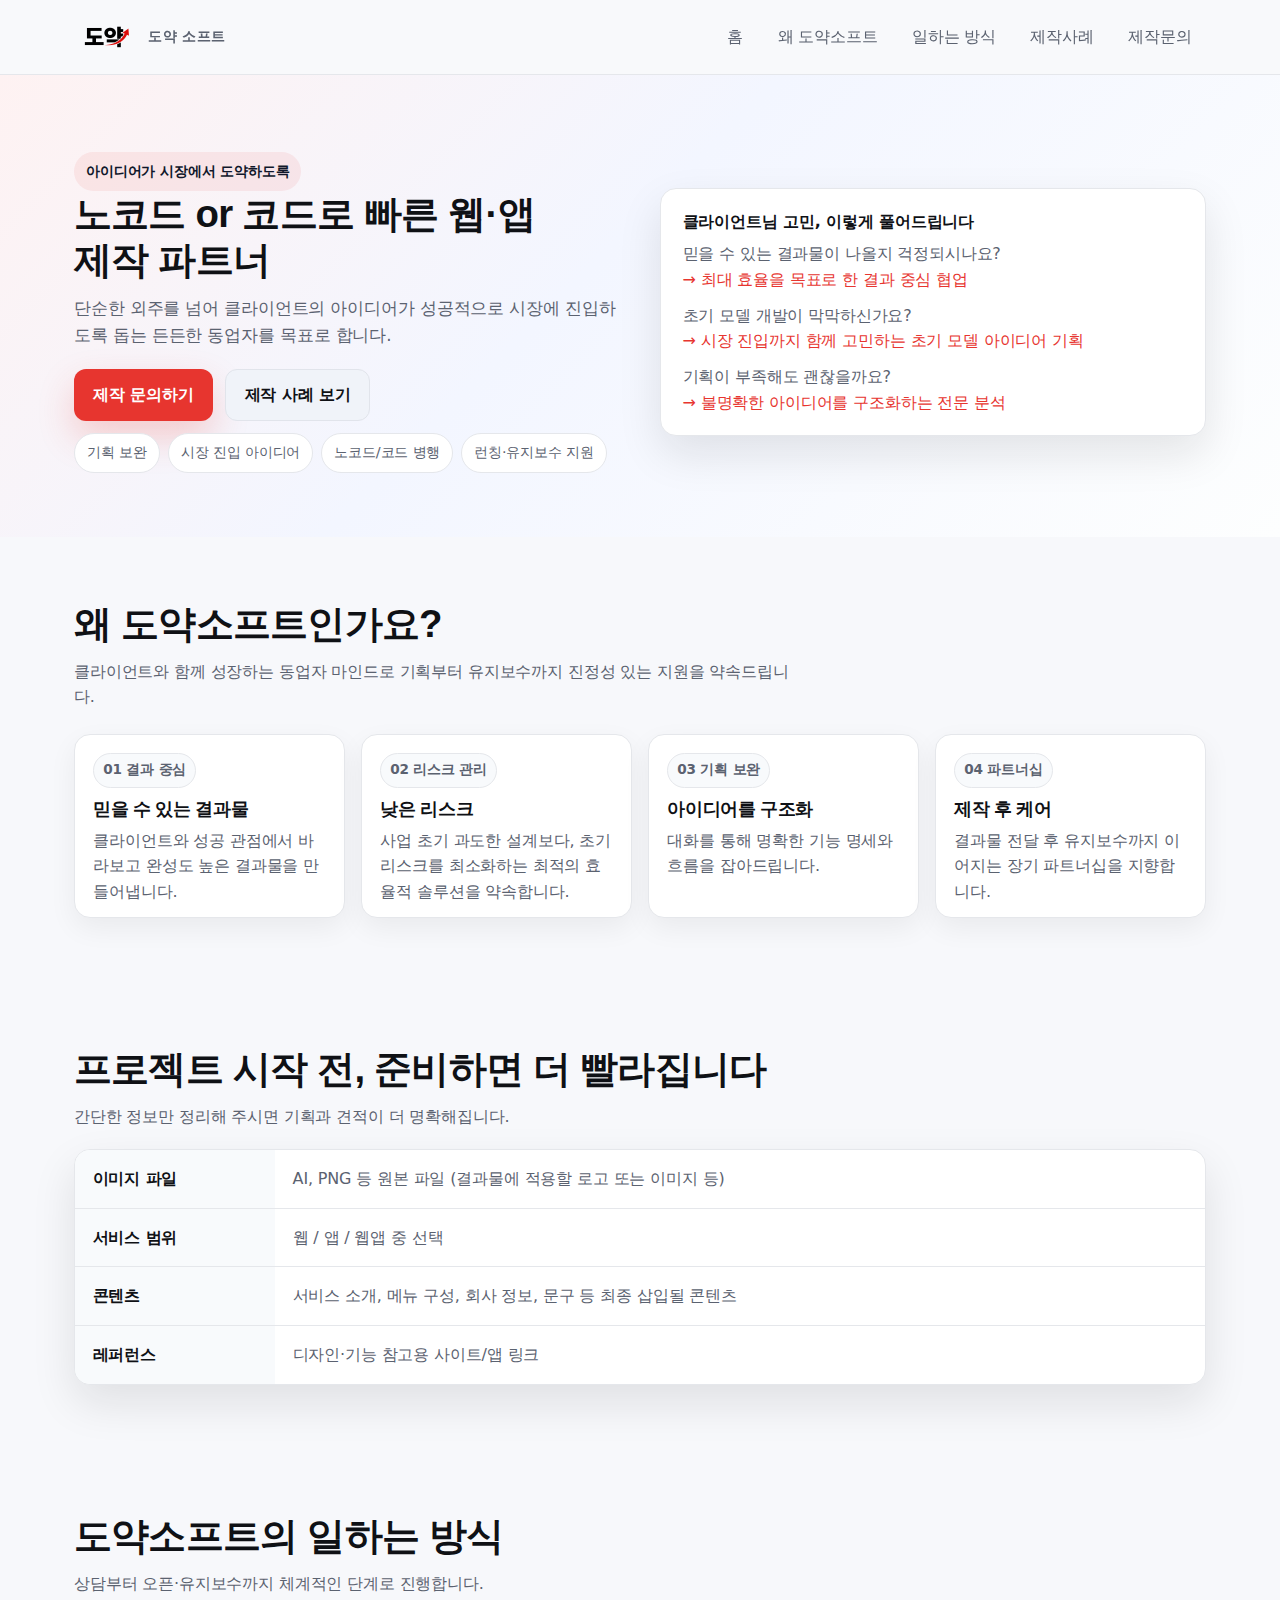
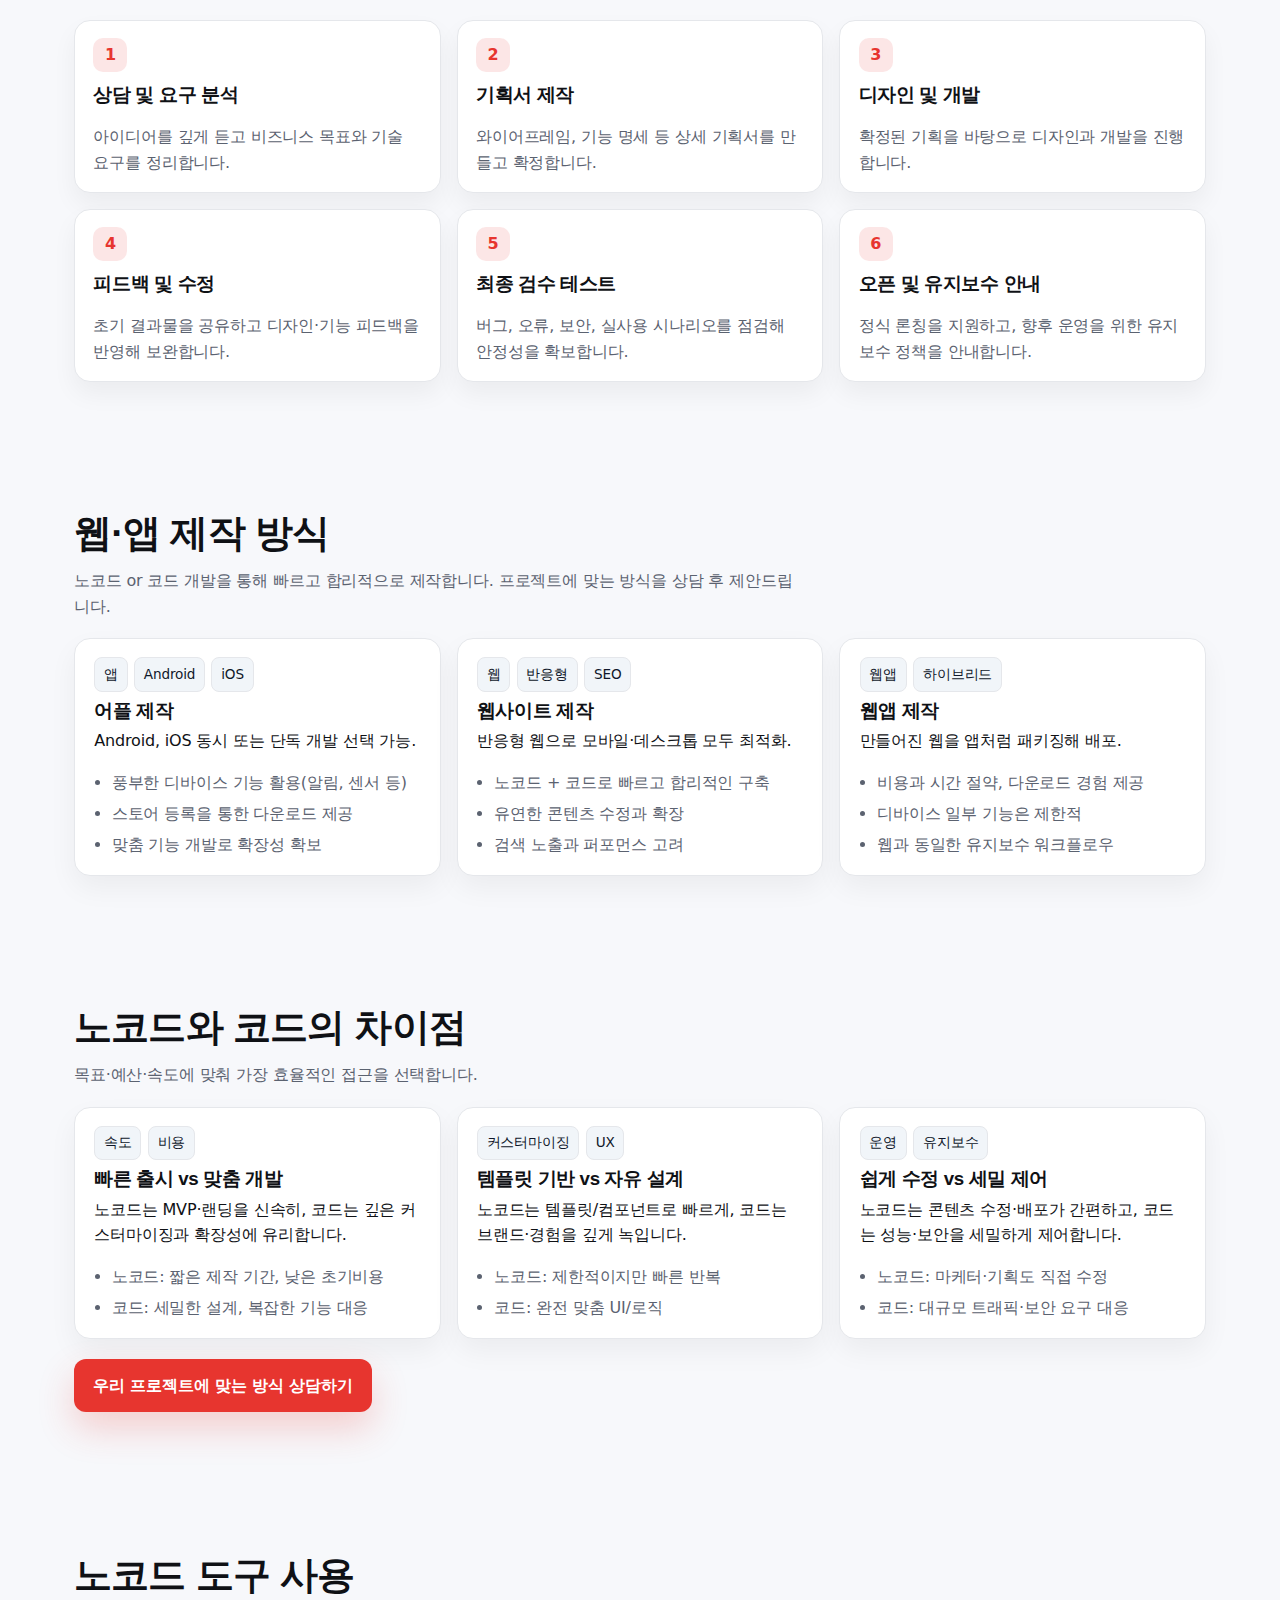
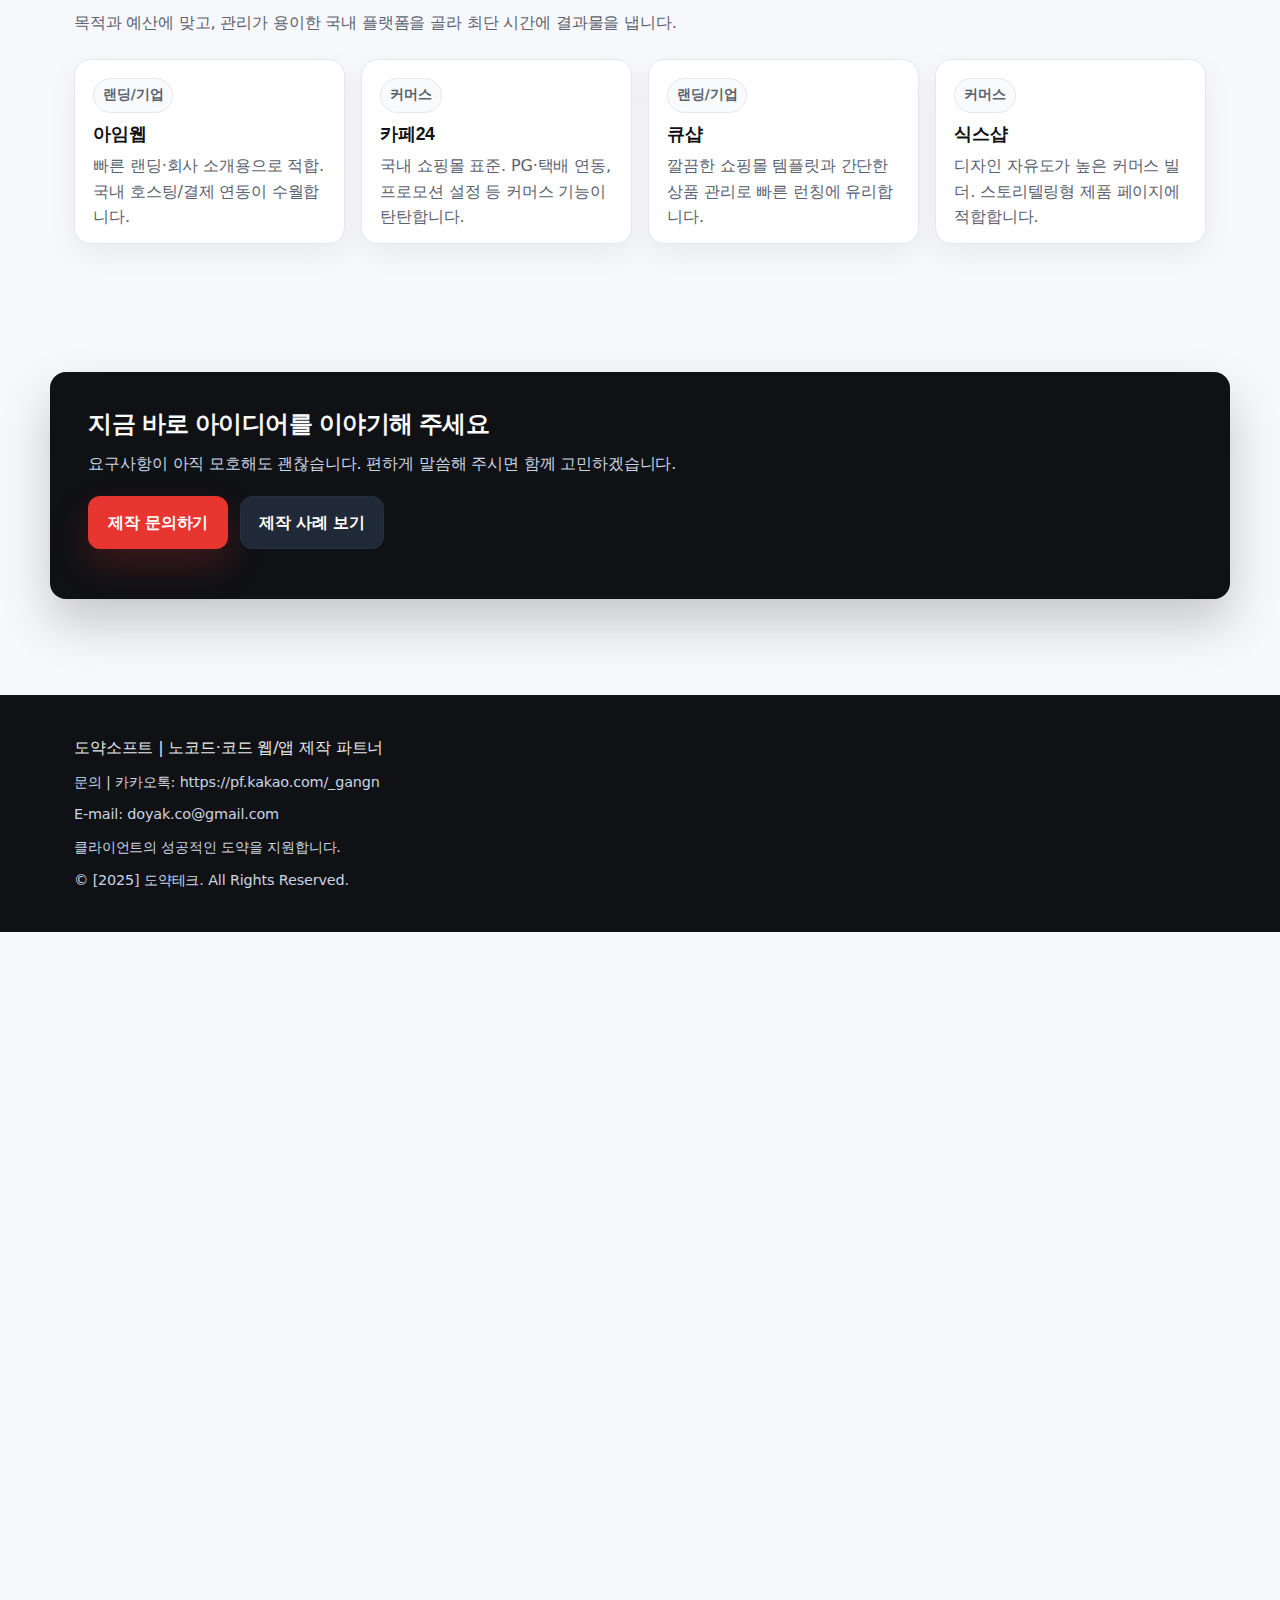
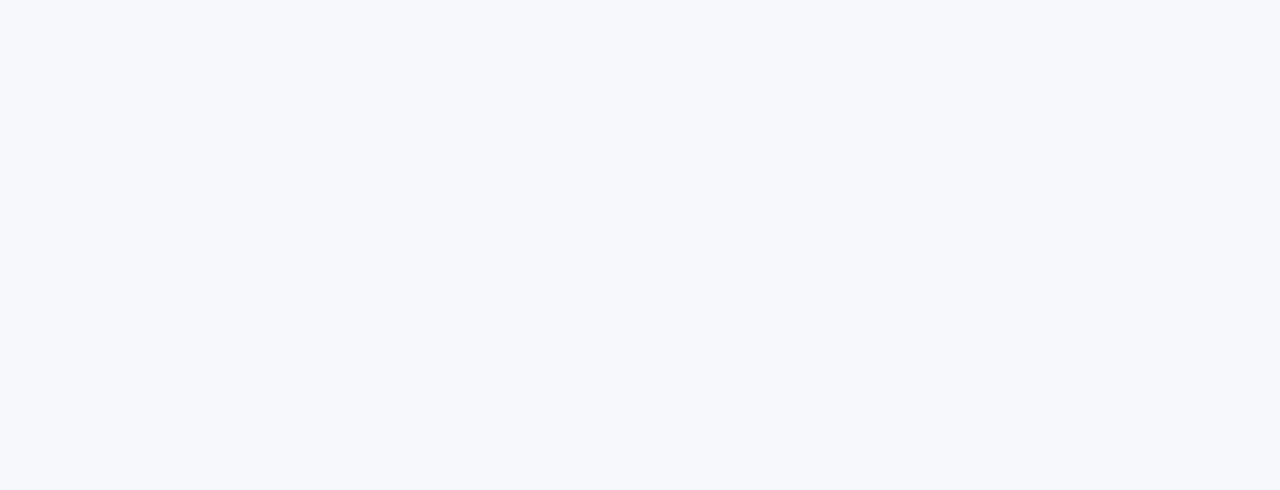
<file: index.html>
<!DOCTYPE html>
<html lang="ko">
<head>
  <meta charset="UTF-8" />
  <meta http-equiv="refresh" content="0; url=home/" />
  <title>Redirecting...</title>
</head>
<body>
  <p>Redirecting to <a href="home/">home/</a></p>
</body>
</html>
</file>
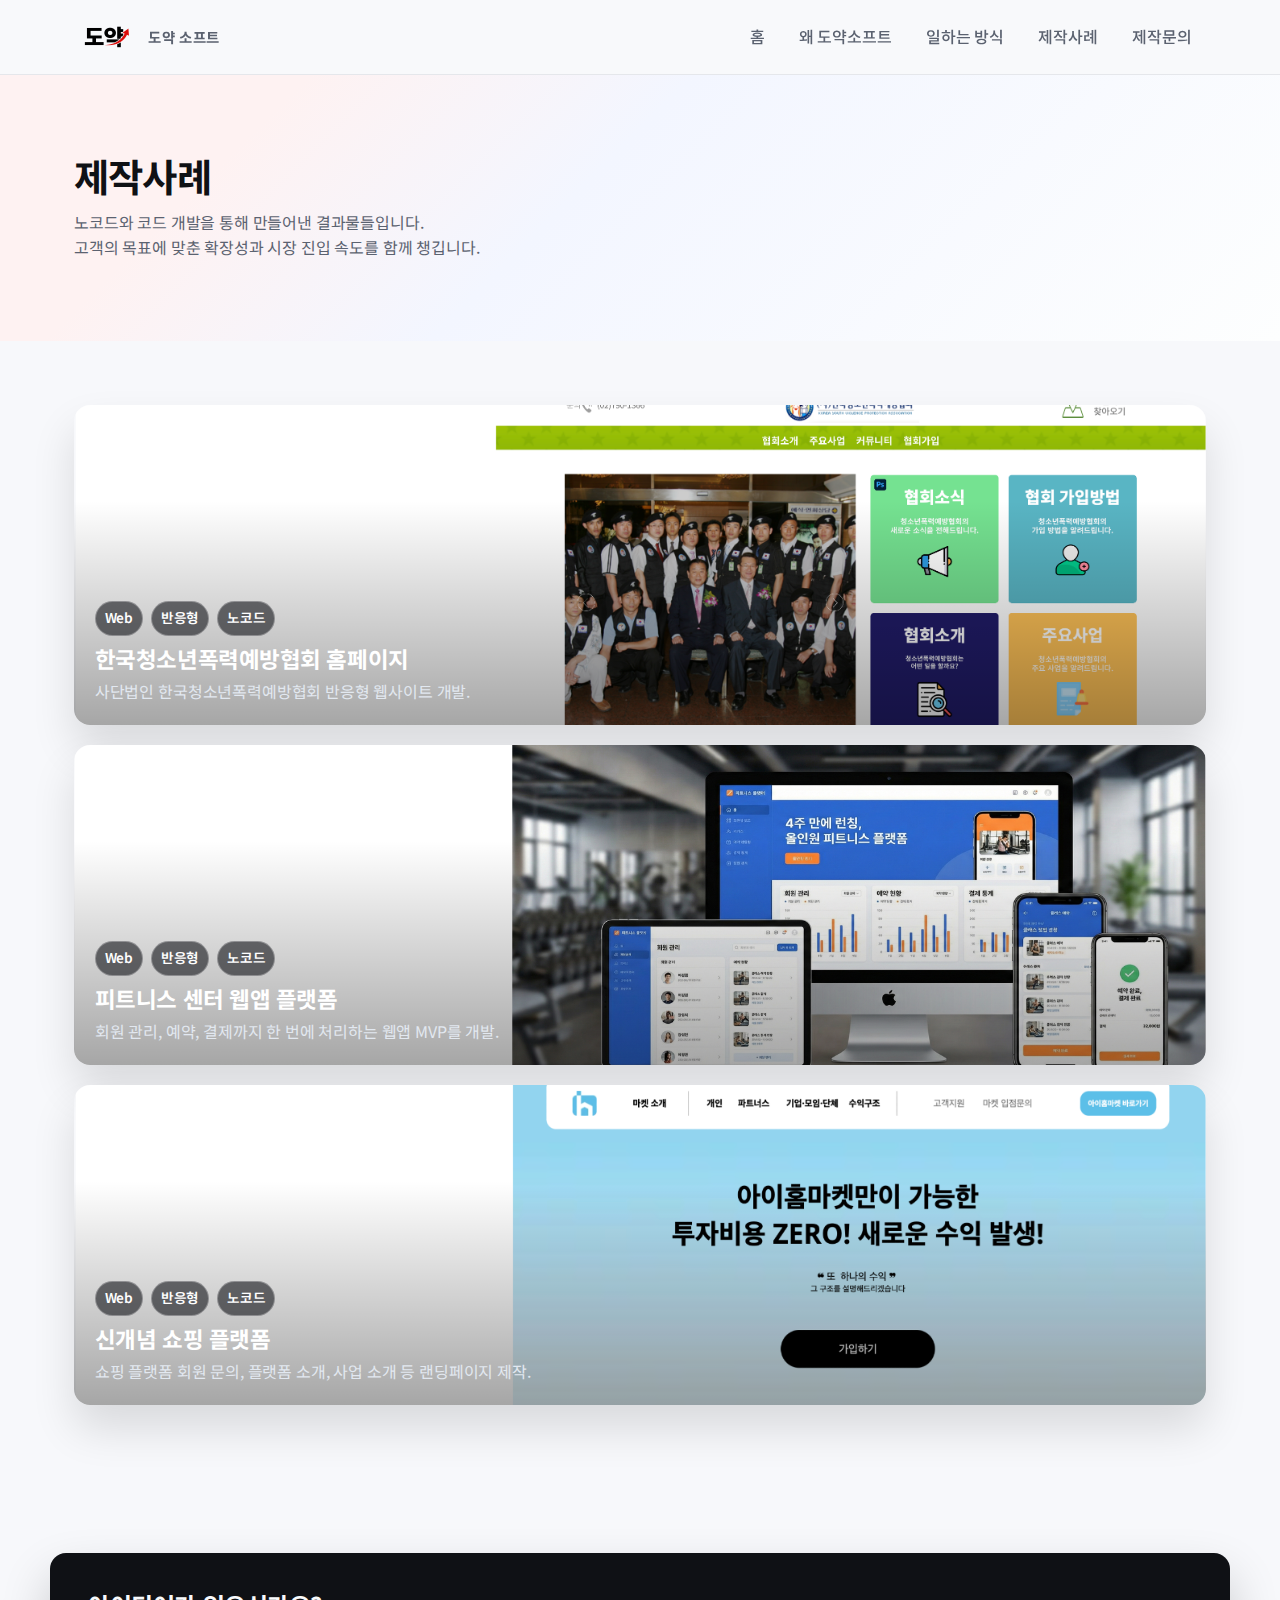
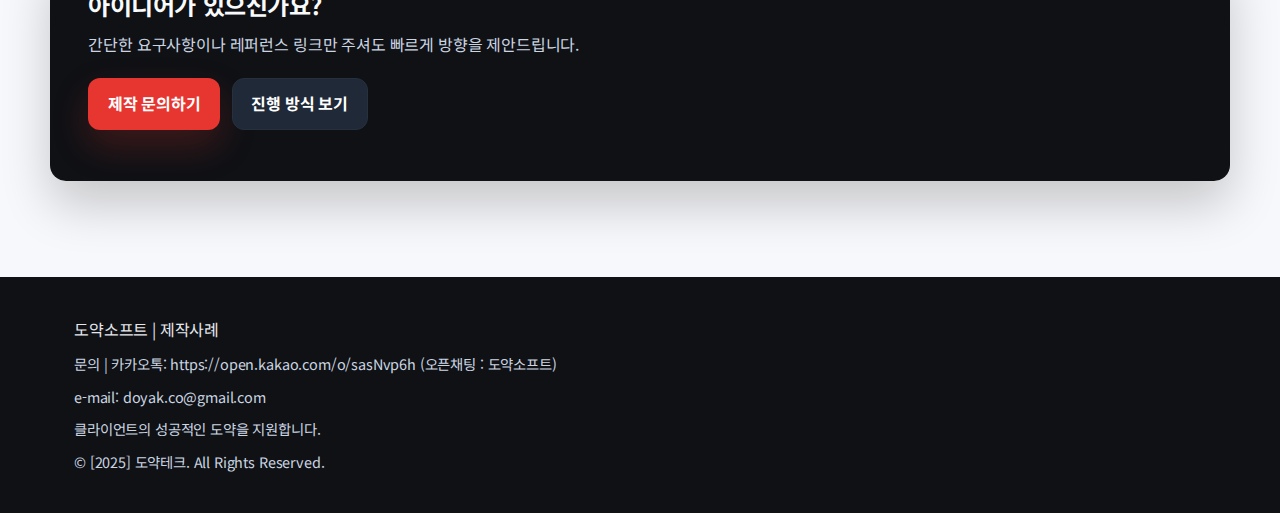
<file: cases/index.html>
<!DOCTYPE html>
<html lang="ko">
<head>
  <meta charset="UTF-8" />
  <meta name="viewport" content="width=device-width, initial-scale=1" />
  <title>도약소프트 제작사례</title>
  <meta name="description" content="도약소프트의 웹·앱 제작 사례를 확인하세요. 노코드와 코드 개발을 병행한 빠르고 단단한 결과물." />
  <meta property="og:title" content="도약소프트 제작사례" />
  <meta property="og:image" content="../assets/origin.png" />
  <link rel="icon" href="../assets/origin.png" />
  <link rel="stylesheet" href="../assets/styles.css" />
  <script src="../assets/main.js" defer></script>
</head>
<body>
  <header class="site-header">
    <div class="container nav-bar">
      <a class="brand" href="../home/">
        <img src="../assets/origin.png" alt="도약소프트 로고" />
        <span>도약 소프트</span>
      </a>
      <button class="nav-toggle" aria-label="메뉴 열기">메뉴</button>
      <nav class="nav-links">
        <a href="../home/">홈</a>
        <a href="../home/#why">왜 도약소프트</a>
        <a href="../home/#process">일하는 방식</a>
        <a href="./">제작사례</a>
        <a href="../contact/">제작문의</a>
      </nav>
    </div>
  </header>

  <main>
    <section class="case-hero">
      <div class="container">
        <h1 class="section-title">제작사례</h1>
        <p class="section-lead">노코드와 코드 개발을 통해 만들어낸 결과물들입니다.<br>고객의 목표에 맞춘 확장성과 시장 진입 속도를 함께 챙깁니다.</p>
      </div>
    </section>

    <section class="section">
      <div class="container">
        <div class="case-feature" style="--case-image: url('../assets/cases2.png')">
          <div class="case-overlay">
            <div class="meta-row"><span class="badge">Web</span><span class="badge">반응형</span><span class="badge">노코드</span></div>
            <h3>한국청소년폭력예방협회 홈페이지</h3>
            <p>사단법인 한국청소년폭력예방협회 반응형 웹사이트 개발.</p>
          </div>
        </div>
        <div class="case-feature" style="--case-image: url('../assets/cases1.png')">
          <div class="case-overlay">
            <div class="meta-row"><span class="badge">Web</span><span class="badge">반응형</span><span class="badge">노코드</span></div>
            <h3>피트니스 센터 웹앱 플랫폼</h3>
            <p>회원 관리, 예약, 결제까지 한 번에 처리하는 웹앱 MVP를 개발.</p>
          </div>
        </div>
        <div class="case-feature" style="--case-image: url('../assets/cases3.png')">
          <div class="case-overlay">
            <div class="meta-row"><span class="badge">Web</span><span class="badge">반응형</span><span class="badge">노코드</span></div>
            <h3>신개념 쇼핑 플랫폼</h3>
            <p>쇼핑 플랫폼 회원 문의, 플랫폼 소개, 사업 소개 등 랜딩페이지 제작.</p>
          </div>
        </div>
      </div>
    </section>

    <section class="section">
      <div class="container highlight">
        <div>
          <h2>아이디어가 있으신가요?</h2>
          <p>간단한 요구사항이나 레퍼런스 링크만 주셔도 빠르게 방향을 제안드립니다.</p>
          <div class="cta-buttons">
            <a class="btn-primary" href="../contact/">제작 문의하기</a>
            <a class="btn-ghost" href="../home/#process">진행 방식 보기</a>
          </div>
        </div>
      </div>
    </section>
  </main>

  <footer class="site-footer">
    <div class="container">
      <div>도약소프트 | 제작사례</div>
      <div class="small">문의 | 카카오톡: https://open.kakao.com/o/sasNvp6h (오픈채팅 : 도약소프트)</div>
      <div class="small">e-mail: doyak.co@gmail.com</div>
      <div class="small">클라이언트의 성공적인 도약을 지원합니다.</div>
      <div class="small">© [2025] 도약테크. All Rights Reserved.</div>
    </div>
  </footer>
</body>
</html>
</file>
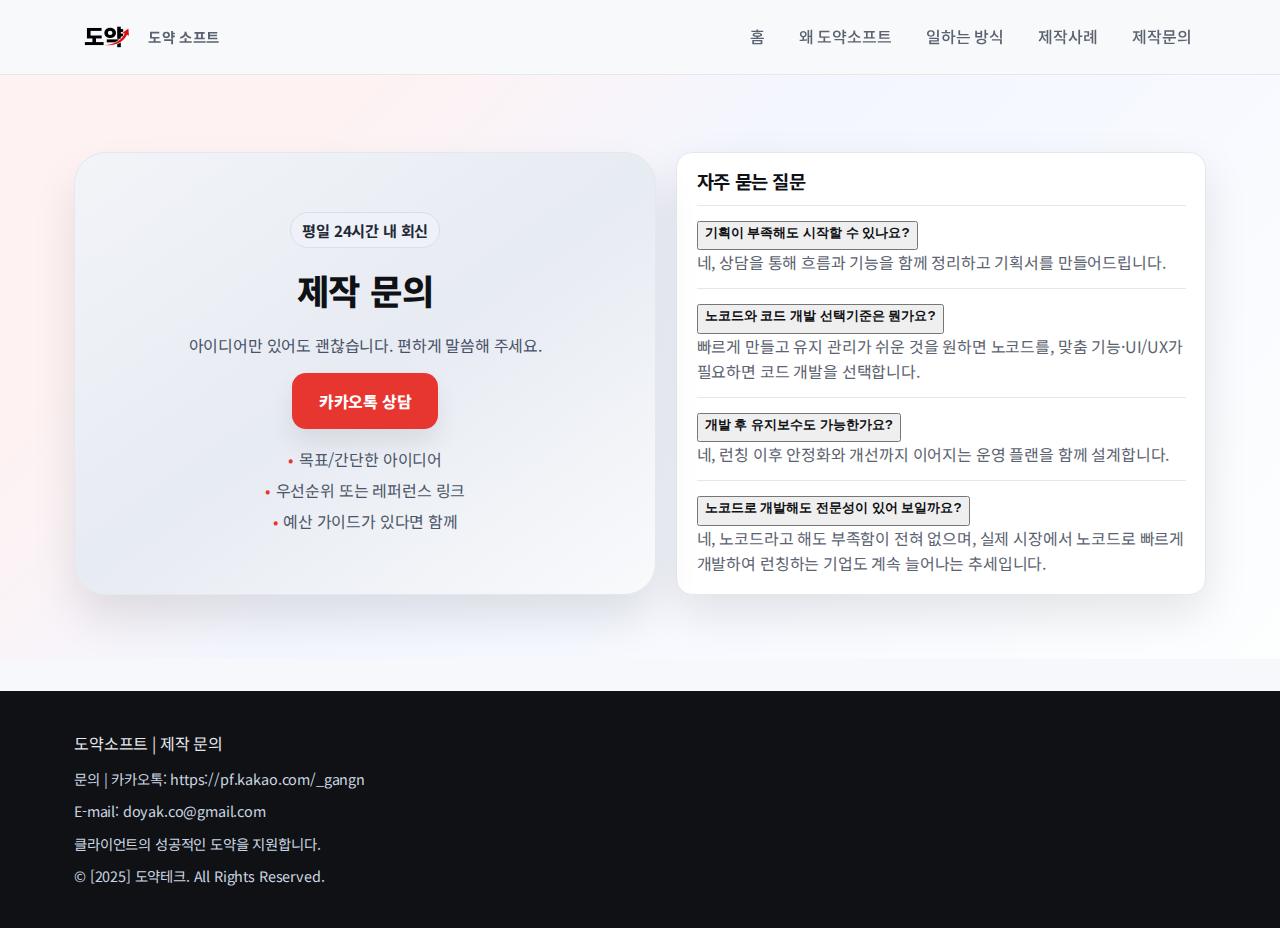
<file: contact/index.html>
<!DOCTYPE html>
<html lang="ko">
<head>
  <meta charset="UTF-8" />
  <meta name="viewport" content="width=device-width, initial-scale=1" />
  <title>도약소프트 제작 문의</title>
  <meta name="description" content="도약소프트에 웹/앱 제작을 문의하세요. 메일과 카카오톡으로 빠르게 상담드립니다." />
  <meta property="og:title" content="도약소프트 제작 문의" />
  <meta property="og:image" content="../assets/origin.png" />
  <link rel="icon" href="../assets/origin.png" />
  <link rel="stylesheet" href="../assets/styles.css" />
  <script src="../assets/main.js" defer></script>
</head>
<body>
  <header class="site-header">
    <div class="container nav-bar">
      <a class="brand" href="../home/">
        <img src="../assets/origin.png" alt="도약소프트 로고" />
        <span>도약 소프트</span>
      </a>
      <button class="nav-toggle" aria-label="메뉴 열기">메뉴</button>
      <nav class="nav-links">
        <a href="../home/">홈</a>
        <a href="../home/#why">왜 도약소프트</a>
        <a href="../home/#process">일하는 방식</a>
        <a href="../cases/">제작사례</a>
        <a href="./">제작문의</a>
      </nav>
    </div>
  </header>

  <main>
    <section class="contact-hero">
      <div class="container contact-hero-grid">
        <div class="contact-cta-panel">
          <div class="cta-panel-inner">
            <span class="cta-badge">평일 24시간 내 회신</span>
            <p class="cta-label">제작 문의</p>
            <p class="cta-sub">아이디어만 있어도 괜찮습니다. 편하게 말씀해 주세요.</p>
            <div class="cta-btn-row">
              <a class="cta-chat-btn primary" href="https://pf.kakao.com/_gangn" target="_blank" rel="noreferrer noopener">카카오톡 상담</a>
            </div>
            <ul class="cta-checklist">
              <li>목표/간단한 아이디어</li>
              <li>우선순위 또는 레퍼런스 링크</li>
              <li>예산 가이드가 있다면 함께</li>
            </ul>
          </div>
        </div>
        <div class="contact-side single">
          <div class="contact-card">
            <h3>자주 묻는 질문</h3>
            <div class="faq">
              <div class="faq-item">
                <button class="faq-toggle" type="button">
                  <strong>기획이 부족해도 시작할 수 있나요?</strong>
                  <span class="faq-icon" aria-hidden="true"></span>
                </button>
                <div class="faq-panel">
                  <p>네, 상담을 통해 흐름과 기능을 함께 정리하고 기획서를 만들어드립니다.</p>
                </div>
              </div>
              <div class="faq-item">
                <button class="faq-toggle" type="button">
                  <strong>노코드와 코드 개발 선택기준은 뭔가요?</strong>
                  <span class="faq-icon" aria-hidden="true"></span>
                </button>
                <div class="faq-panel">
                  <p>빠르게 만들고 유지 관리가 쉬운 것을 원하면 노코드를, 맞춤 기능·UI/UX가 필요하면 코드 개발을 선택합니다.</p>
                </div>
              </div>
              <div class="faq-item">
                <button class="faq-toggle" type="button">
                  <strong>개발 후 유지보수도 가능한가요?</strong>
                  <span class="faq-icon" aria-hidden="true"></span>
                </button>
                <div class="faq-panel">
                  <p>네, 런칭 이후 안정화와 개선까지 이어지는 운영 플랜을 함께 설계합니다.</p>
                </div>
              </div>
              <div class="faq-item">
                <button class="faq-toggle" type="button">
                  <strong>노코드로 개발해도 전문성이 있어 보일까요?</strong>
                  <span class="faq-icon" aria-hidden="true"></span>
                </button>
                <div class="faq-panel">
                  <p>네, 노코드라고 해도 부족함이 전혀 없으며, 실제 시장에서 노코드로 빠르게 개발하여 런칭하는 기업도 계속 늘어나는 추세입니다.</p>
                </div>
              </div>
            </div>
          </div>
        </div>
      </div>
    </section>
  </main>

  <footer class="site-footer">
    <div class="container">
      <div>도약소프트 | 제작 문의</div>
      <div class="small">문의 | 카카오톡: https://pf.kakao.com/_gangn</div>
      <div class="small">E-mail: doyak.co@gmail.com</div>
      <div class="small">클라이언트의 성공적인 도약을 지원합니다.</div>
      <div class="small">© [2025] 도약테크. All Rights Reserved.</div>
    </div>
  </footer>
</body>
</html>
</file>
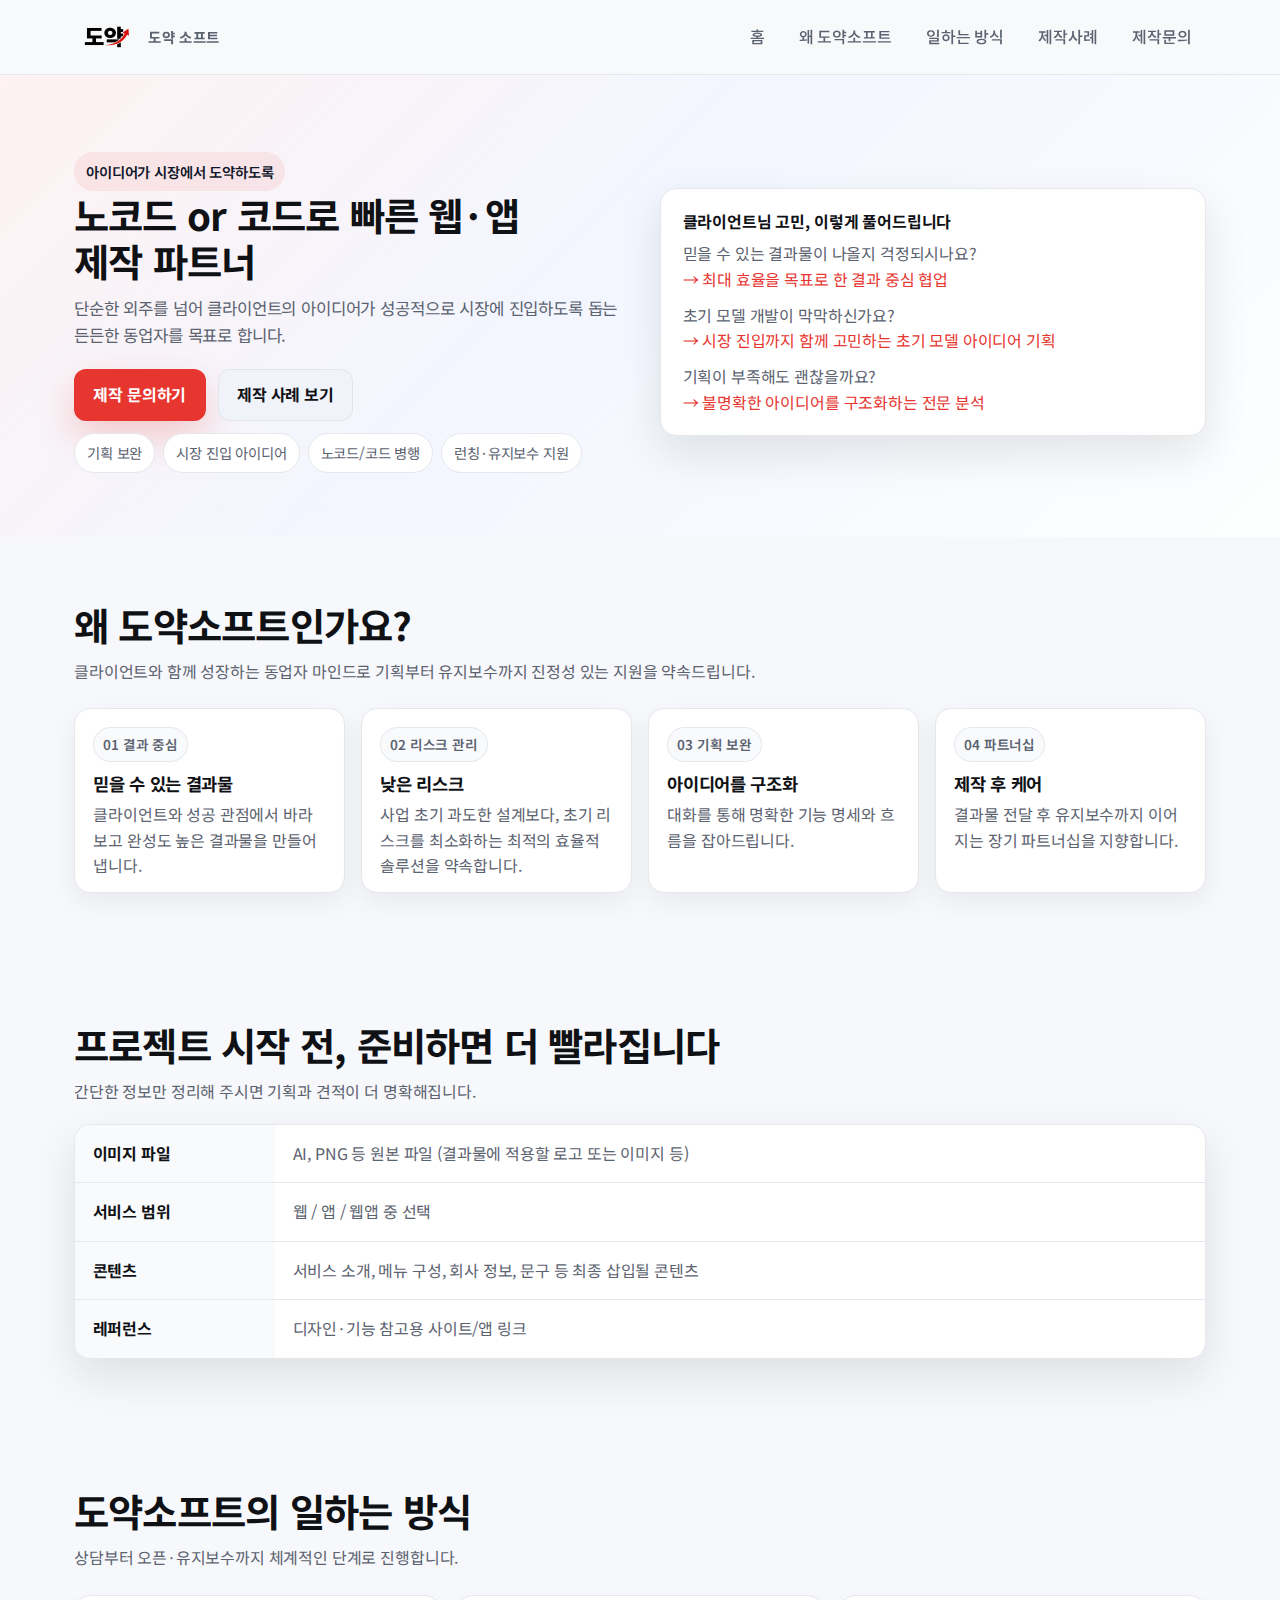
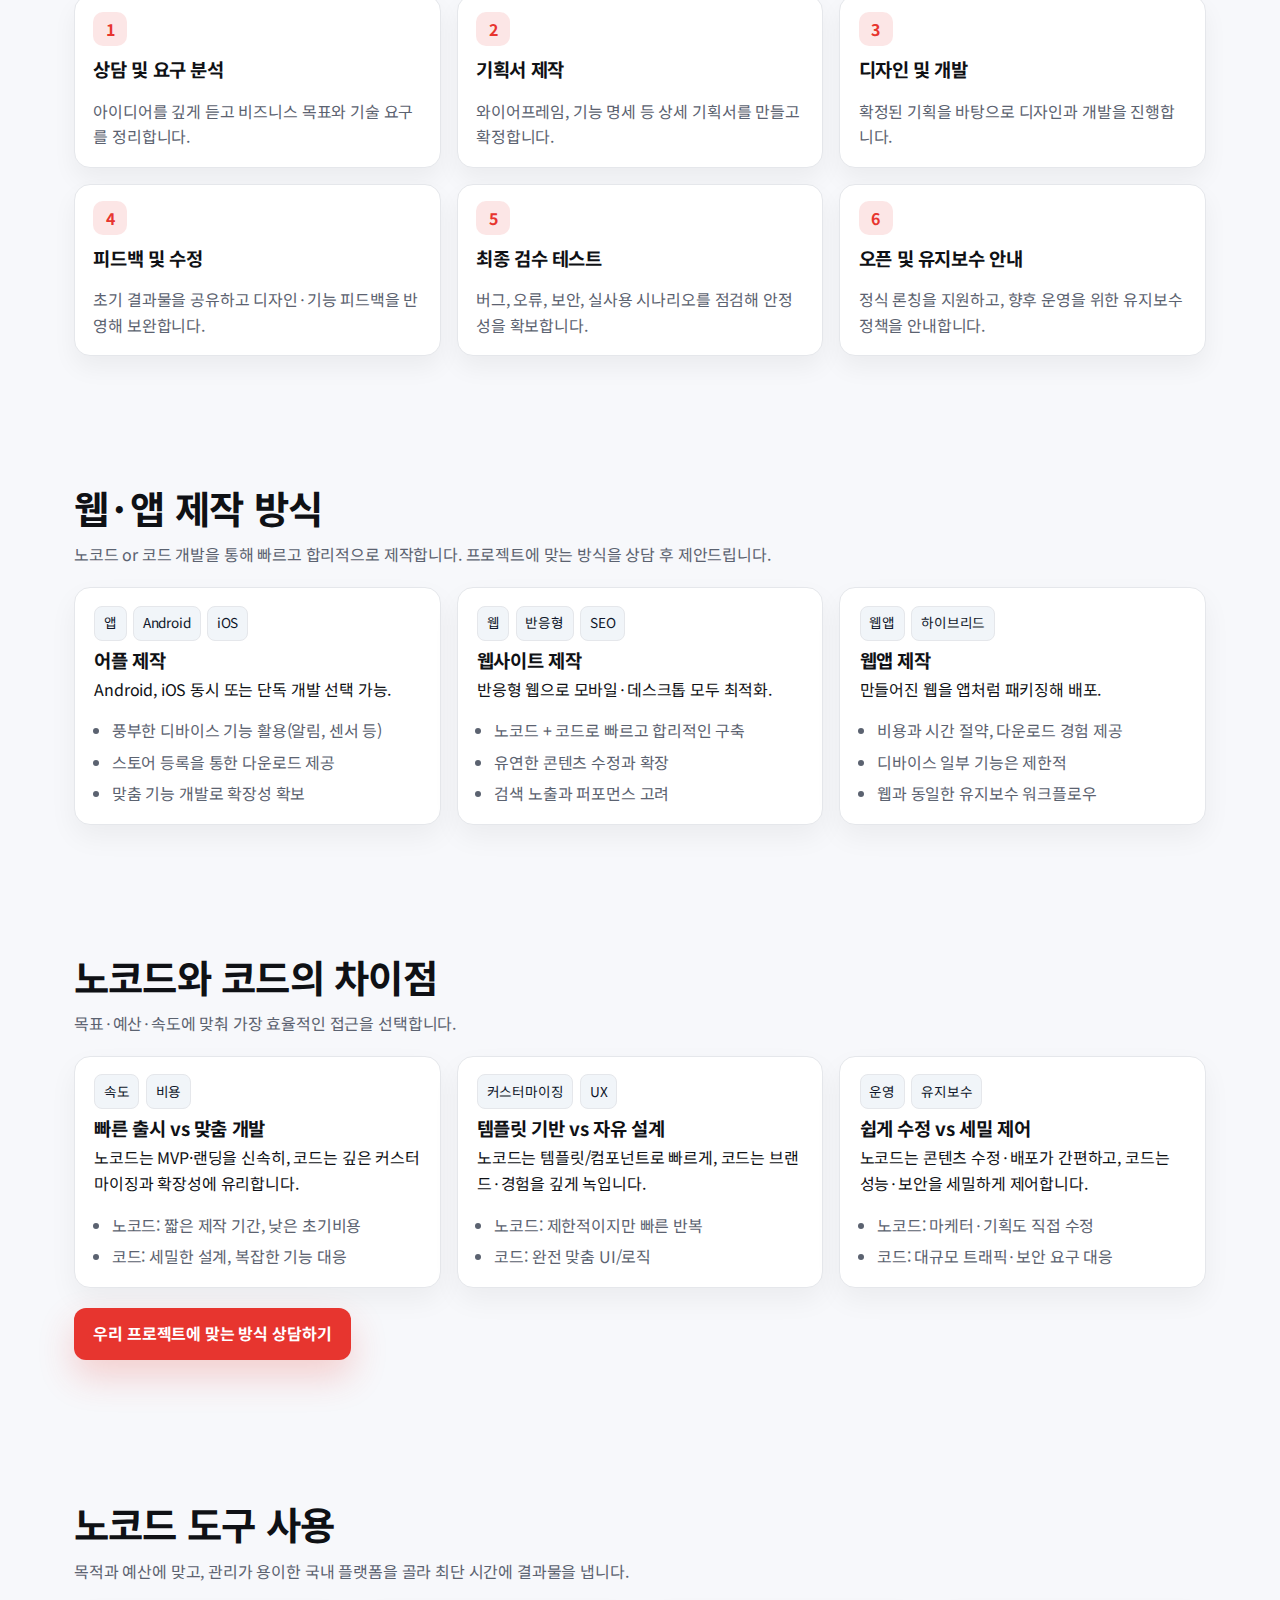
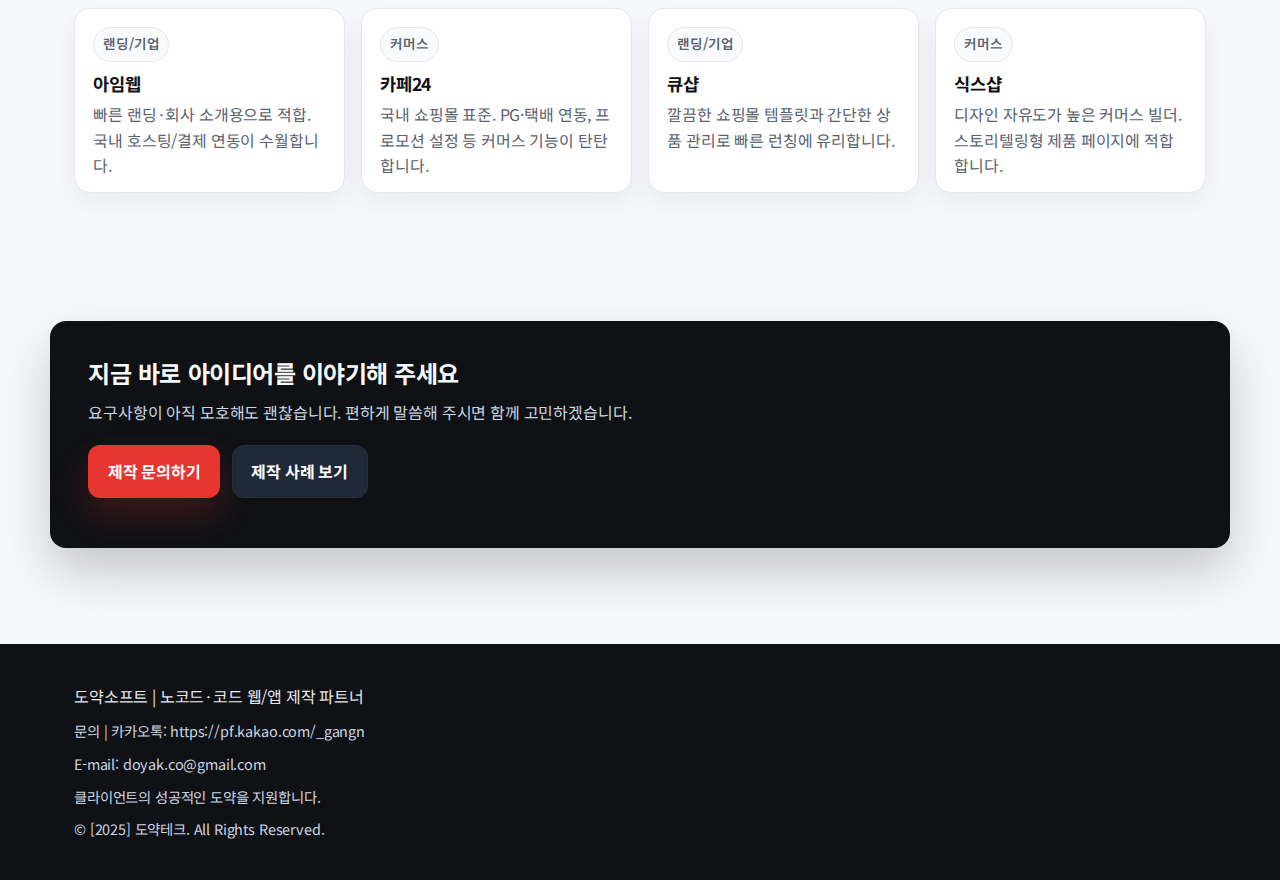
<file: home/index.html>
<!DOCTYPE html>
<html lang="ko">
<head>
  <meta charset="UTF-8" />
  <meta name="viewport" content="width=device-width, initial-scale=1" />
  <title>도약소프트 | 노코드·코드 웹/앱 제작 파트너</title>
  <meta name="description" content="노코드와 코드 개발을 병행해 빠르고 단단하게 만드는 웹/앱 제작 파트너, 도약소프트. 상담-기획-디자인-개발-테스트-오픈-유지보수까지 함께합니다." />
  <meta property="og:title" content="도약소프트 | 웹/앱 제작" />
  <meta property="og:description" content="아이디어가 시장에서 도약하도록 돕는 제작 파트너" />
  <meta property="og:image" content="../assets/origin.png" />
  <link rel="icon" href="../assets/origin.png" />
  <link rel="stylesheet" href="../assets/styles.css" />
  <script src="../assets/main.js" defer></script>
</head>
<body>
  <header class="site-header">
    <div class="container nav-bar">
      <a class="brand" href="./">
        <img src="../assets/origin.png" alt="도약소프트 로고" />
        <span>도약 소프트</span>
      </a>
      <button class="nav-toggle" aria-label="메뉴 열기">메뉴</button>
      <nav class="nav-links">
        <a href="./">홈</a>
        <a href="#why">왜 도약소프트</a>
        <a href="#process">일하는 방식</a>
        <a href="../cases/">제작사례</a>
        <a href="../contact/">제작문의</a>
      </nav>
    </div>
  </header>

  <main>
    <section class="hero" id="about">
      <div class="container hero-grid">
        <div class="hero-copy">
          <span class="eyebrow">아이디어가 시장에서 도약하도록</span>
          <h1>노코드 or 코드로 빠른 웹·앱<br> 제작 파트너</h1>
          <p class="lead">단순한 외주를 넘어 클라이언트의 아이디어가 성공적으로 시장에 진입하도록 돕는 든든한 동업자를 목표로 합니다.</p>
          <div class="cta-buttons">
            <a class="btn-primary" href="../contact/">제작 문의하기</a>
            <a class="btn-ghost" href="../cases/">제작 사례 보기</a>
          </div>
          <div class="pills">
            <span class="pill">기획 보완</span>
            <span class="pill">시장 진입 아이디어</span>
            <span class="pill">노코드/코드 병행</span>
            <span class="pill">런칭·유지보수 지원</span>
          </div>
        </div>
        <div class="panel">
          <div class="mini-title">클라이언트님 고민, 이렇게 풀어드립니다</div>
          <ul>
            <li>믿을 수 있는 결과물이 나올지 걱정되시나요? <br><span class="arrow-note">→ 최대 효율을 목표로 한 결과 중심 협업</span></li>
            <li>초기 모델 개발이 막막하신가요? <br><span class="arrow-note">→ 시장 진입까지 함께 고민하는 초기 모델 아이디어 기획</span></li>
            <li>기획이 부족해도 괜찮을까요? <br><span class="arrow-note">→ 불명확한 아이디어를 구조화하는 전문 분석</span></li>
          </ul>
        </div>
      </div>
    </section>

    <section class="section" id="why">
      <div class="container">
        <h2 class="section-title">왜 도약소프트인가요?</h2>
        <p class="section-lead">클라이언트와 함께 성장하는 동업자 마인드로 기획부터 유지보수까지 진정성 있는 지원을 약속드립니다.</p>
        <div class="card-grid">
          <div class="card">
            <span class="badge">01 결과 중심</span>
            <h3>믿을 수 있는 결과물</h3>
            <p>클라이언트와 <span class="accent-text">성공 관점</span>에서 바라보고 <span class="accent-text">완성도 높은 결과물</span>을 만들어냅니다.</p>
          </div>
          <div class="card">
            <span class="badge">02 리스크 관리</span>
            <h3>낮은 리스크</h3>
            <p>사업 초기 <span class="accent-text">과도한 설계보다</span>, 초기 리스크를 최소화하는 <span class="accent-text">최적의 효율적 솔루션</span>을 약속합니다.</p>
          </div>
          <div class="card">
            <span class="badge">03 기획 보완</span>
            <h3>아이디어를 구조화</h3>
            <p>대화를 통해 <span class="accent-text">명확한 기능 명세와 흐름</span>을 잡아드립니다.</p>
          </div>
          <div class="card">
            <span class="badge">04 파트너십</span>
            <h3>제작 후 케어</h3>
            <p>결과물 전달 후 <span class="accent-text">유지보수</span>까지 이어지는 <span class="accent-text">장기 파트너십</span>을 지향합니다.</p>
          </div>
        </div>
      </div>
    </section>

    <section class="section" id="prep">
      <div class="container">
        <h2 class="section-title">프로젝트 시작 전, 준비하면 더 빨라집니다</h2>
        <p class="section-lead">간단한 정보만 정리해 주시면 기획과 견적이 더 명확해집니다.</p>
        <div class="table-like">
          <div class="row">
            <div class="cell label">이미지 파일</div>
            <div class="cell value">AI, PNG 등 원본 파일 (결과물에 적용할 로고 또는 이미지 등)</div>
          </div>
          <div class="row">
            <div class="cell label">서비스 범위</div>
            <div class="cell value">웹 / 앱 / 웹앱 중 선택</div>
          </div>
          <div class="row">
            <div class="cell label">콘텐츠</div>
            <div class="cell value">서비스 소개, 메뉴 구성, 회사 정보, 문구 등 최종 삽입될 콘텐츠</div>
          </div>
          <div class="row">
            <div class="cell label">레퍼런스</div>
            <div class="cell value">디자인·기능 참고용 사이트/앱 링크</div>
          </div>
        </div>
      </div>
    </section>
  
    <section class="section" id="process">
      <div class="container">
        <h2 class="section-title">도약소프트의 일하는 방식</h2>
        <p class="section-lead">상담부터 오픈·유지보수까지 체계적인 단계로 진행합니다.</p>
        <div class="process-grid">
          <div class="step">
            <span class="step-number">1</span>
            <h3>상담 및 요구 분석</h3>
            <p>아이디어를 깊게 듣고 비즈니스 목표와 기술 요구를 정리합니다.</p>
          </div>
          <div class="step">
            <span class="step-number">2</span>
            <h3>기획서 제작</h3>
            <p>와이어프레임, 기능 명세 등 상세 기획서를 만들고 확정합니다.</p>
          </div>
          <div class="step">
            <span class="step-number">3</span>
            <h3>디자인 및 개발</h3>
            <p>확정된 기획을 바탕으로 디자인과 개발을 진행합니다.</p>
          </div>
          <div class="step">
            <span class="step-number">4</span>
            <h3>피드백 및 수정</h3>
            <p>초기 결과물을 공유하고 디자인·기능 피드백을 반영해 보완합니다.</p>
          </div>
          <div class="step">
            <span class="step-number">5</span>
            <h3>최종 검수 테스트</h3>
            <p>버그, 오류, 보안, 실사용 시나리오를 점검해 안정성을 확보합니다.</p>
          </div>
          <div class="step">
            <span class="step-number">6</span>
            <h3>오픈 및 유지보수 안내</h3>
            <p>정식 론칭을 지원하고, 향후 운영을 위한 유지보수 정책을 안내합니다.</p>
          </div>
        </div>
      </div>
    </section>

    <section class="section" id="services">
      <div class="container">
        <h2 class="section-title">웹·앱 제작 방식</h2>
        <p class="section-lead">노코드 or 코드 개발을 통해 빠르고 합리적으로 제작합니다. 프로젝트에 맞는 방식을 상담 후 제안드립니다.</p>
        <div class="compare-grid">
          <div class="compare">
            <div class="tag-row"><span class="tag">앱</span><span class="tag">Android</span><span class="tag">iOS</span></div>
            <h3>어플 제작</h3>
            <p>Android, iOS 동시 또는 단독 개발 선택 가능.</p>
            <ul>
              <li>풍부한 디바이스 기능 활용(알림, 센서 등)</li>
              <li>스토어 등록을 통한 다운로드 제공</li>
              <li>맞춤 기능 개발로 확장성 확보</li>
            </ul>
          </div>
          <div class="compare">
            <div class="tag-row"><span class="tag">웹</span><span class="tag">반응형</span><span class="tag">SEO</span></div>
            <h3>웹사이트 제작</h3>
            <p>반응형 웹으로 모바일·데스크톱 모두 최적화.</p>
            <ul>
              <li>노코드 + 코드로 빠르고 합리적인 구축</li>
              <li>유연한 콘텐츠 수정과 확장</li>
              <li>검색 노출과 퍼포먼스 고려</li>
            </ul>
          </div>
          <div class="compare">
            <div class="tag-row"><span class="tag">웹앱</span><span class="tag">하이브리드</span></div>
            <h3>웹앱 제작</h3>
            <p>만들어진 웹을 앱처럼 패키징해 배포.</p>
            <ul>
              <li>비용과 시간 절약, 다운로드 경험 제공</li>
              <li>디바이스 일부 기능은 제한적</li>
              <li>웹과 동일한 유지보수 워크플로우</li>
            </ul>
          </div>
        </div>
      </div>
    </section>

    <section class="section" id="nocode-vs-code">
      <div class="container">
        <h2 class="section-title">노코드와 코드의 차이점</h2>
        <p class="section-lead">목표·예산·속도에 맞춰 가장 효율적인 접근을 선택합니다.</p>
        <div class="compare-grid">
          <div class="compare">
            <div class="tag-row"><span class="tag">속도</span><span class="tag">비용</span></div>
            <h3>빠른 출시 vs 맞춤 개발</h3>
            <p>노코드는 MVP·랜딩을 신속히, 코드는 깊은 커스터마이징과 확장성에 유리합니다.</p>
            <ul>
              <li>노코드: 짧은 제작 기간, 낮은 초기비용</li>
              <li>코드: 세밀한 설계, 복잡한 기능 대응</li>
            </ul>
          </div>
          <div class="compare">
            <div class="tag-row"><span class="tag">커스터마이징</span><span class="tag">UX</span></div>
            <h3>템플릿 기반 vs 자유 설계</h3>
            <p>노코드는 템플릿/컴포넌트로 빠르게, 코드는 브랜드·경험을 깊게 녹입니다.</p>
            <ul>
              <li>노코드: 제한적이지만 빠른 반복</li>
              <li>코드: 완전 맞춤 UI/로직</li>
            </ul>
          </div>
          <div class="compare">
            <div class="tag-row"><span class="tag">운영</span><span class="tag">유지보수</span></div>
            <h3>쉽게 수정 vs 세밀 제어</h3>
            <p>노코드는 콘텐츠 수정·배포가 간편하고, 코드는 성능·보안을 세밀하게 제어합니다.</p>
            <ul>
              <li>노코드: 마케터·기획도 직접 수정</li>
              <li>코드: 대규모 트래픽·보안 요구 대응</li>
            </ul>
          </div>
        </div>
        <div class="cta-buttons" style="margin-top:1.25rem;">
          <a class="btn-primary" href="../contact/">우리 프로젝트에 맞는 방식 상담하기</a>
        </div>
      </div>
    </section>

    <section class="section" id="nocode-tools">
      <div class="container">
        <h3 class="section-title">노코드 도구 사용</h3>
        <p class="section-lead">목적과 예산에 맞고, 관리가 용이한 국내 플랫폼을 골라 최단 시간에 결과물을 냅니다.</p>
        <div class="card-grid">
          <div class="card">
            <span class="badge">랜딩/기업</span>
            <h3>아임웹</h3>
            <p>빠른 랜딩·회사 소개용으로 적합. 국내 호스팅/결제 연동이 수월합니다.</p>
          </div>
          <div class="card">
            <span class="badge">커머스</span>
            <h3>카페24</h3>
            <p>국내 쇼핑몰 표준. PG·택배 연동, 프로모션 설정 등 커머스 기능이 탄탄합니다.</p>
          </div>
          <div class="card">
            <span class="badge">랜딩/기업</span>
            <h3>큐샵</h3>
            <p>깔끔한 쇼핑몰 템플릿과 간단한 상품 관리로 빠른 런칭에 유리합니다.</p>
          </div>
          <div class="card">
            <span class="badge">커머스</span>
            <h3>식스샵</h3>
            <p>디자인 자유도가 높은 커머스 빌더. 스토리텔링형 제품 페이지에 적합합니다.</p>
          </div>
        </div>
      </div>
    </section>

    <section class="section" id="cta">
      <div class="container highlight">
        <div>
          <h2>지금 바로 아이디어를 이야기해 주세요</h2>
          <p>요구사항이 아직 모호해도 괜찮습니다. 편하게 말씀해 주시면 함께 고민하겠습니다.</p>
          <div class="cta-buttons">
            <a class="btn-primary" href="../contact/">제작 문의하기</a>
            <a class="btn-ghost" href="../cases/">제작 사례 보기</a>
          </div>
        </div>
      </div>
    </section>
  </main>

  <footer class="site-footer">
    <div class="container">
      <div>도약소프트 | 노코드·코드 웹/앱 제작 파트너</div>
      <div class="small">문의 | 카카오톡: https://pf.kakao.com/_gangn</div>
      <div class="small">E-mail: doyak.co@gmail.com</div>
      <div class="small">클라이언트의 성공적인 도약을 지원합니다.</div>
      <div class="small">© [2025] 도약테크. All Rights Reserved.</div>
    </div>
  </footer>
</body>
</html>
</file>
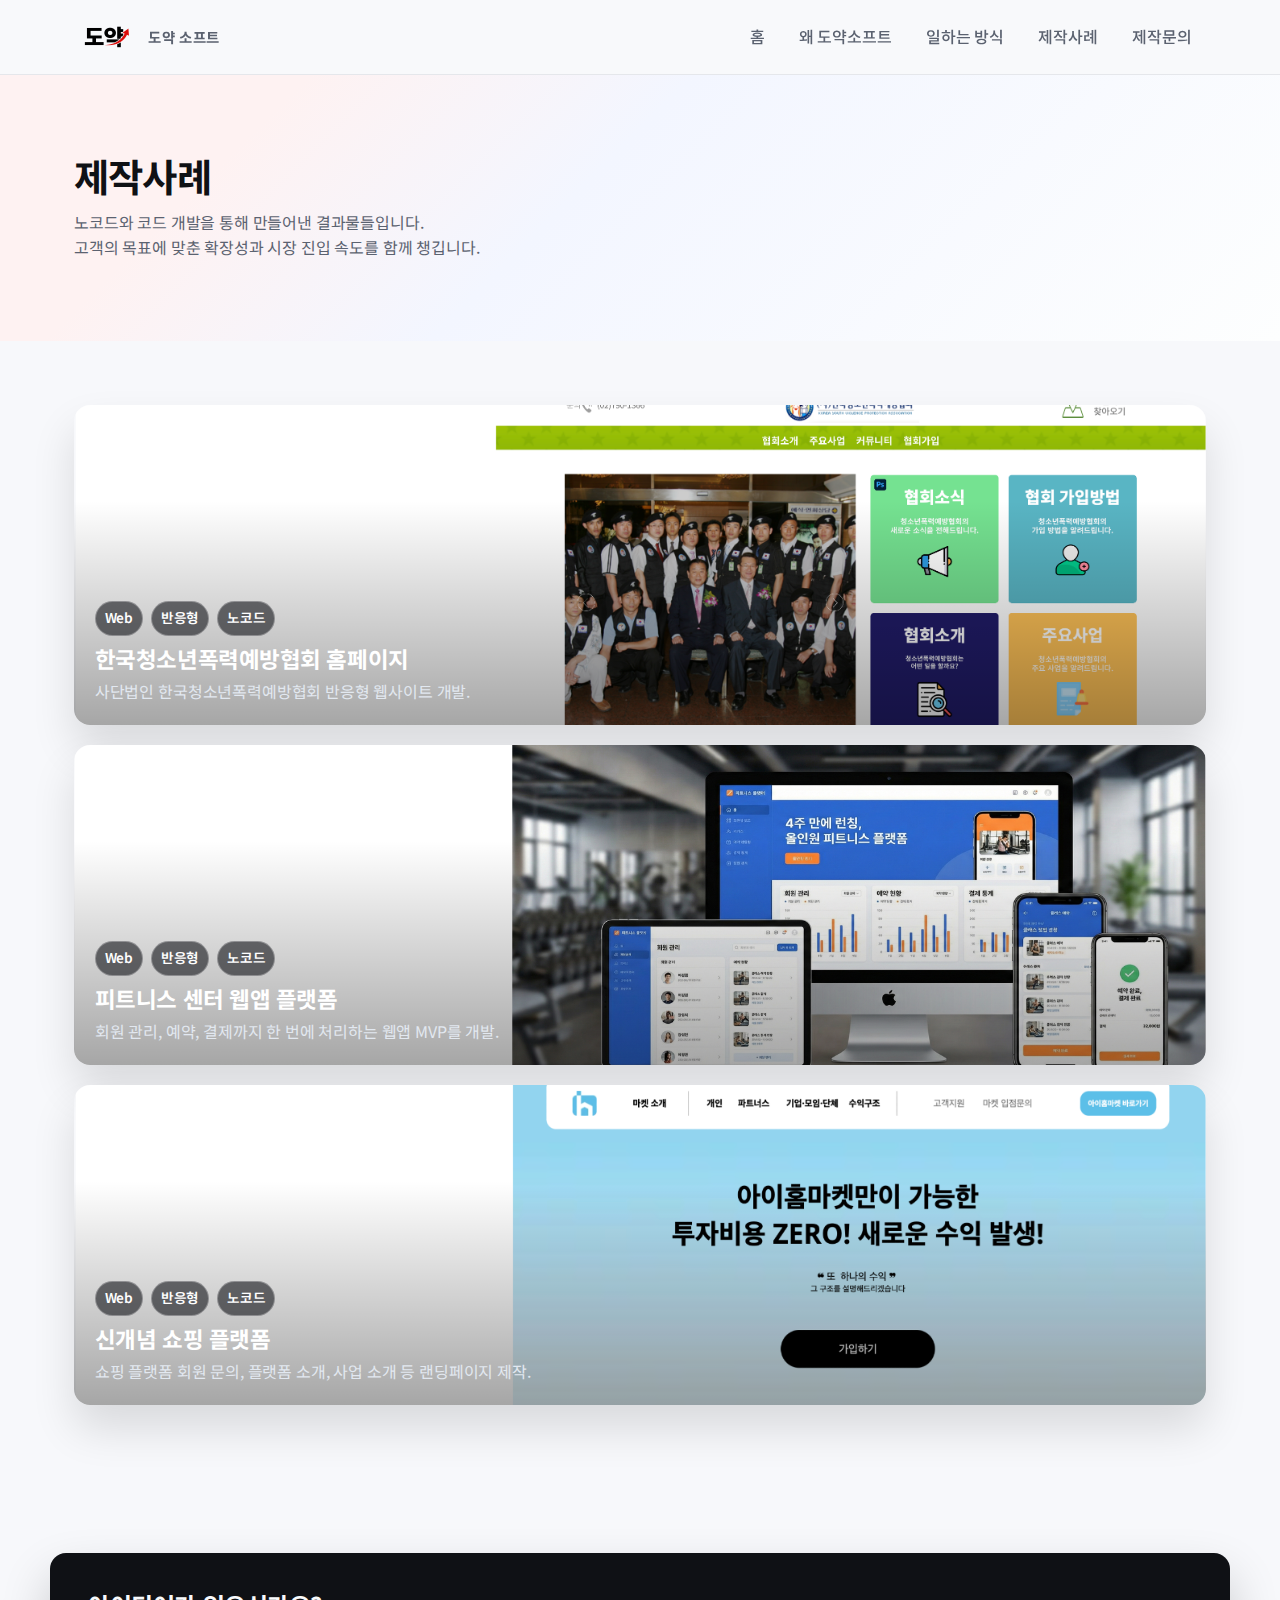
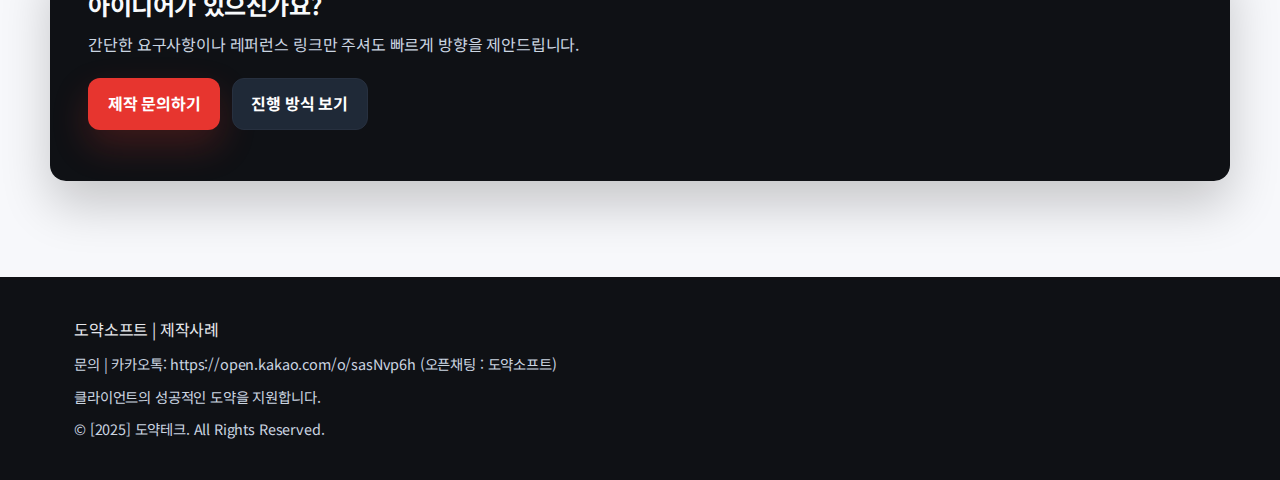
<file: cases.html>
<!DOCTYPE html>
<html lang="ko">
<head>
  <meta charset="UTF-8" />
  <meta name="viewport" content="width=device-width, initial-scale=1" />
  <title>도약소프트 제작사례</title>
  <meta name="description" content="도약소프트의 웹·앱 제작 사례를 확인하세요. 노코드와 코드 개발을 병행한 빠르고 단단한 결과물." />
  <meta property="og:title" content="도약소프트 제작사례" />
  <meta property="og:image" content="assets/origin.png" />
  <link rel="icon" href="assets/origin.png" />
  <link rel="stylesheet" href="assets/styles.css" />
  <script src="assets/main.js" defer></script>
</head>
<body>
  <header class="site-header">
    <div class="container nav-bar">
      <a class="brand" href="index.html">
        <img src="assets/origin.png" alt="도약소프트 로고" />
        <span>도약 소프트</span>
      </a>
      <button class="nav-toggle" aria-label="메뉴 열기">메뉴</button>
      <nav class="nav-links">
        <a href="index.html">홈</a>
        <a href="index.html#why">왜 도약소프트</a>
        <a href="index.html#process">일하는 방식</a>
        <a href="cases.html">제작사례</a>
        <a href="contact.html">제작문의</a>
      </nav>
    </div>
  </header>

  <main>
    <section class="case-hero">
      <div class="container">
        <h1 class="section-title">제작사례</h1>
        <p class="section-lead">노코드와 코드 개발을 통해 만들어낸 결과물들입니다.<br>고객의 목표에 맞춘 확장성과 시장 진입 속도를 함께 챙깁니다.</p>
      </div>
    </section>

    <section class="section">
      <div class="container">
        <div class="case-feature" style="--case-image: url('/assets/cases2.png')">
          <div class="case-overlay">
            <div class="meta-row"><span class="badge">Web</span><span class="badge">반응형</span><span class="badge">노코드</span></div>
            <h3>한국청소년폭력예방협회 홈페이지</h3>
            <p>사단법인 한국청소년폭력예방협회 반응형 웹사이트 개발.</p>
          </div>
        </div>
        <div class="case-feature" style="--case-image: url('/assets/cases1.png')">
          <div class="case-overlay">
            <div class="meta-row"><span class="badge">Web</span><span class="badge">반응형</span><span class="badge">노코드</span></div>
            <h3>피트니스 센터 웹앱 플랫폼</h3>
            <p>회원 관리, 예약, 결제까지 한 번에 처리하는 웹앱 MVP를 개발.</p>
          </div>
        </div>
        <div class="case-feature" style="--case-image: url('/assets/cases3.png')">
          <div class="case-overlay">
            <div class="meta-row"><span class="badge">Web</span><span class="badge">반응형</span><span class="badge">노코드</span></div>
            <h3>신개념 쇼핑 플랫폼</h3>
            <p>쇼핑 플랫폼 회원 문의, 플랫폼 소개, 사업 소개 등 랜딩페이지 제작.</p>
          </div>
        </div>
      </div>
    </section>

    <section class="section">
      <div class="container highlight">
        <div>
          <h2>아이디어가 있으신가요?</h2>
          <p>간단한 요구사항이나 레퍼런스 링크만 주셔도 빠르게 방향을 제안드립니다.</p>
          <div class="cta-buttons">
            <a class="btn-primary" href="contact.html">제작 문의하기</a>
            <a class="btn-ghost" href="index.html#process">진행 방식 보기</a>
          </div>
        </div>
      </div>
    </section>
  </main>

  <footer class="site-footer">
    <div class="container">
      <div>도약소프트 | 제작사례</div>
      <div class="small">문의 | 카카오톡: https://open.kakao.com/o/sasNvp6h (오픈채팅 : 도약소프트)</div>
      <div class="small">클라이언트의 성공적인 도약을 지원합니다.</div>
      <div class="small">© [2025] 도약테크. All Rights Reserved.</div>
    </div>
  </footer>
</body>
</html>
</file>
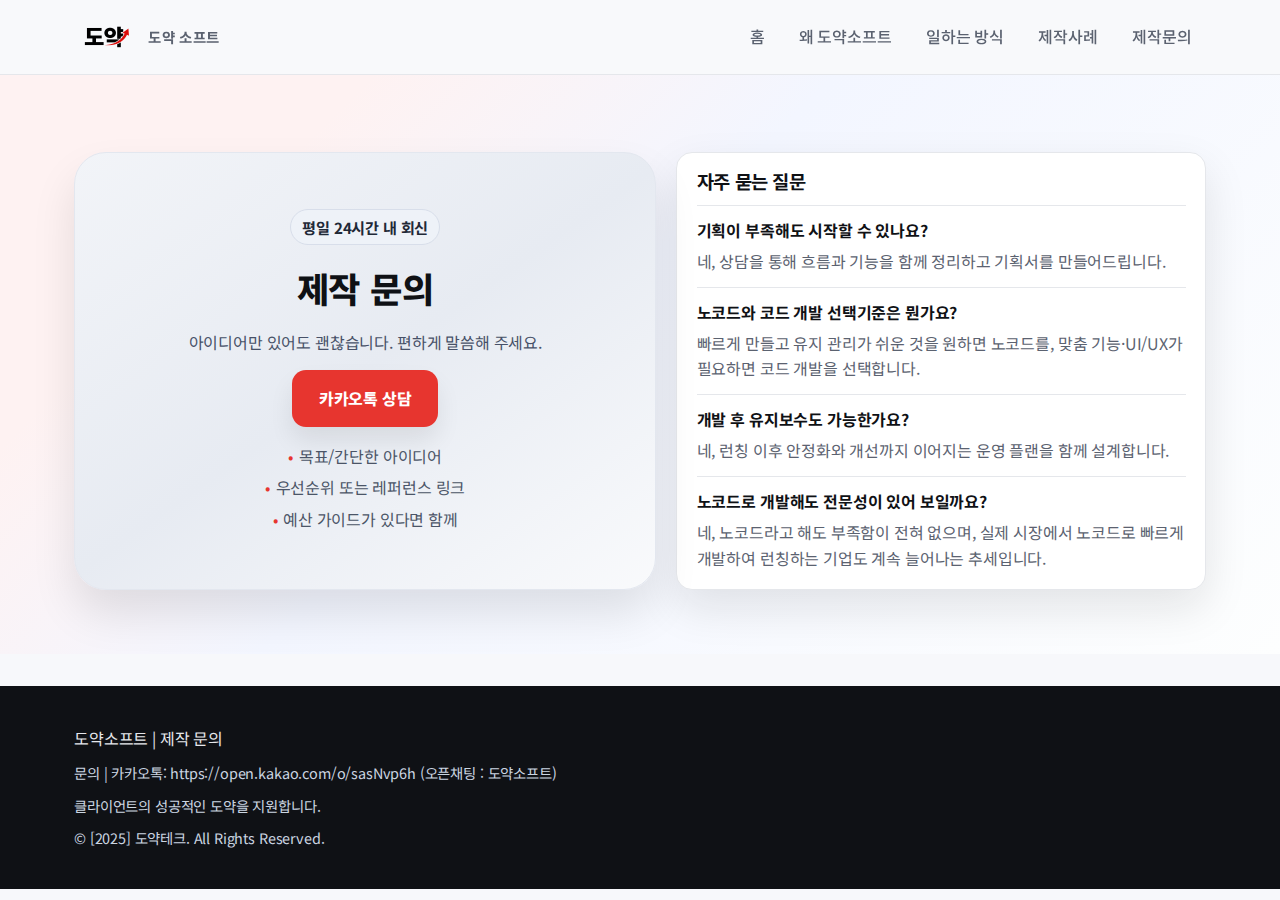
<file: contact.html>
<!DOCTYPE html>
<html lang="ko">
<head>
  <meta charset="UTF-8" />
  <meta name="viewport" content="width=device-width, initial-scale=1" />
  <title>도약소프트 제작 문의</title>
  <meta name="description" content="도약소프트에 웹/앱 제작을 문의하세요. 메일과 카카오톡으로 빠르게 상담드립니다." />
  <meta property="og:title" content="도약소프트 제작 문의" />
  <meta property="og:image" content="assets/origin.png" />
  <link rel="icon" href="assets/origin.png" />
  <link rel="stylesheet" href="assets/styles.css" />
  <script src="assets/main.js" defer></script>
</head>
<body>
  <header class="site-header">
    <div class="container nav-bar">
      <a class="brand" href="index.html">
        <img src="assets/origin.png" alt="도약소프트 로고" />
        <span>도약 소프트</span>
      </a>
      <button class="nav-toggle" aria-label="메뉴 열기">메뉴</button>
      <nav class="nav-links">
        <a href="index.html">홈</a>
        <a href="index.html#why">왜 도약소프트</a>
        <a href="index.html#process">일하는 방식</a>
        <a href="cases.html">제작사례</a>
        <a href="contact.html">제작문의</a>
      </nav>
    </div>
  </header>

  <main>
    <section class="contact-hero">
      <div class="container contact-hero-grid">
        <div class="contact-cta-panel">
          <div class="cta-panel-inner">
            <span class="cta-badge">평일 24시간 내 회신</span>
            <p class="cta-label">제작 문의</p>
            <p class="cta-sub">아이디어만 있어도 괜찮습니다. 편하게 말씀해 주세요.</p>
            <div class="cta-btn-row">
              <a class="cta-chat-btn primary" href="https://open.kakao.com/o/sasNvp6h" target="_blank" rel="noreferrer noopener">카카오톡 상담</a>
            </div>
            <ul class="cta-checklist">
              <li>목표/간단한 아이디어</li>
              <li>우선순위 또는 레퍼런스 링크</li>
              <li>예산 가이드가 있다면 함께</li>
            </ul>
          </div>
        </div>
        <div class="contact-side single">
          <div class="contact-card">
            <h3>자주 묻는 질문</h3>
            <div class="faq">
              <div class="faq-item">
                <strong>기획이 부족해도 시작할 수 있나요?</strong>
                <p>네, 상담을 통해 흐름과 기능을 함께 정리하고 기획서를 만들어드립니다.</p>
              </div>
              <div class="faq-item">
                <strong>노코드와 코드 개발 선택기준은 뭔가요?</strong>
                <p>빠르게 만들고 유지 관리가 쉬운 것을 원하면 노코드를, 맞춤 기능·UI/UX가 필요하면 코드 개발을 선택합니다.</p>
              </div>
              <div class="faq-item">
                <strong>개발 후 유지보수도 가능한가요?</strong>
                <p>네, 런칭 이후 안정화와 개선까지 이어지는 운영 플랜을 함께 설계합니다.</p>
              </div>
              <div class="faq-item">
                <strong>노코드로 개발해도 전문성이 있어 보일까요?</strong>
                <p>네, 노코드라고 해도 부족함이 전혀 없으며, 실제 시장에서 노코드로 빠르게 개발하여 런칭하는 기업도 계속 늘어나는 추세입니다.</p>
              </div>
            </div>
          </div>
        </div>
      </div>
    </section>
  </main>

  <footer class="site-footer">
    <div class="container">
      <div>도약소프트 | 제작 문의</div>
      <div class="small">문의 | 카카오톡: https://open.kakao.com/o/sasNvp6h (오픈채팅 : 도약소프트)</div>
      <div class="small">클라이언트의 성공적인 도약을 지원합니다.</div>
      <div class="small">© [2025] 도약테크. All Rights Reserved.</div>
    </div>
  </footer>
</body>
</html>
</file>
<file: assets/styles.css>
@import url('https://fonts.googleapis.com/css2?family=Space+Grotesk:wght@500;600;700&family=Noto+Sans+KR:wght@400;500;700&display=swap');

:root {
  --bg: #f7f8fb;
  --surface: #ffffff;
  --text: #0f1115;
  --muted: #5b6270;
  --accent: #e7352f;
  --accent-2: #0f172a;
  --border: #e5e7eb;
  --radius: 16px;
  --shadow: 0 18px 44px rgba(15,17,21,0.1);
  --gradient: linear-gradient(135deg, #fef2f2 0%, #f3f6ff 45%, #fdfefe 100%);
}

* { box-sizing: border-box; }
body {
  margin: 0;
  font-family: 'Noto Sans KR', 'Pretendard', system-ui, -apple-system, sans-serif;
  color: var(--text);
  background: var(--bg);
  line-height: 1.6;
  letter-spacing: -0.01em;
}
img { max-width: 100%; height: auto; display: block; }
a { text-decoration: none; color: inherit; }
p { margin: 0 0 1rem; }
h1, h2, h3, h4 { margin: 0 0 0.75rem; font-family: 'Noto Sans KR', sans-serif; line-height: 1.2; letter-spacing: -0.02em; }
ul { padding: 0; margin: 0; list-style: none;}

.container { max-width: 1180px; padding: 0 1.5rem; margin: 0 auto; }
.section { padding: clamp(2.75rem, 5vw, 4.5rem) 0; }

.site-header {
  position: sticky;
  top: 0;
  width: 100%;
  background: rgba(247, 248, 251, 0.9);
  backdrop-filter: blur(12px);
  border-bottom: 1px solid var(--border);
  z-index: 20;
}
.nav-bar {
  display: flex;
  align-items: center;
  justify-content: space-between;
  height: 74px;
  gap: 1rem;
}
.brand {
  display: inline-flex;
  align-items: center;
  gap: 0.65rem;
  font-weight: 700;
  color: var(--text);
  letter-spacing: 0.02em;
}
.brand img { width: 64px; height: 64px; object-fit: contain; }
.brand span { font-size: 0.9rem; color: var(--muted); }

.nav-links {
  display: flex;
  align-items: center;
  gap: 0.35rem;
}
.nav-links a {
  padding: 0.6rem 0.9rem;
  border-radius: 999px;
  color: var(--muted);
  transition: all 0.2s ease;
  font-weight: 500;
}
.nav-links a:hover { color: var(--text); background: #eef1f6; }

.nav-toggle {
  display: none;
  background: var(--surface);
  border: 1px solid var(--border);
  padding: 0.55rem 0.75rem;
  border-radius: 12px;
  cursor: pointer;
  font-weight: 600;
  box-shadow: 0 10px 20px rgba(0,0,0,0.04);
}

@media (max-width: 860px) {
  .nav-links {
    position: absolute;
    right: 1.5rem;
    top: 74px;
    background: var(--surface);
    border: 1px solid var(--border);
    border-radius: 14px;
    padding: 0.6rem;
    box-shadow: var(--shadow);
    display: none;
    flex-direction: column;
    align-items: flex-start;
    width: min(320px, calc(100% - 2rem));
  }
  .nav-links.open { display: flex; }
  .nav-links a { width: 100%; }
  .nav-toggle { display: inline-flex; }
}

.hero {
  padding: clamp(3.2rem, 6vw, 5.2rem) 0 clamp(2.5rem, 5vw, 4rem);
  background: var(--gradient);
}
.hero-grid {
  display: grid;
  grid-template-columns: repeat(auto-fit, minmax(320px, 1fr));
  gap: 2.5rem;
  align-items: center;
}
.eyebrow {
  display: inline-flex;
  align-items: center;
  gap: 0.5rem;
  font-size: 0.9rem;
  color: var(--accent-2);
  font-weight: 600;
  background: rgba(231, 53, 47, 0.08);
  padding: 0.5rem 0.75rem;
  border-radius: 999px;
  overflow-wrap: break-word;
}
.hero h1 { font-size: clamp(2rem, 4vw, 2.4rem); }
.hero p.lead { font-size: 1.05rem; color: var(--muted); max-width: 640px; }

.cta-buttons { display: flex; align-items: center; gap: 0.75rem; flex-wrap: wrap; margin: 1.25rem 0 0.75rem; }
.btn-primary, .btn-ghost {
  display: inline-flex;
  align-items: center;
  justify-content: center;
  gap: 0.35rem;
  padding: 0.78rem 1.15rem;
  border-radius: 12px;
  font-weight: 700;
  transition: transform 0.15s ease, box-shadow 0.2s ease, background 0.2s ease;
  border: 1px solid transparent;
}
.btn-primary {
  background: var(--accent);
  color: #fff;
  box-shadow: 0 16px 36px rgba(231, 53, 47, 0.22);
}
.btn-primary:hover { transform: translateY(-2px); }
.btn-ghost {
  background: #f0f3f9;
  color: var(--text);
  border-color: #e1e4eb;
}
.btn-ghost:hover { background: #e7ebf3; }

.pills { display: flex; flex-wrap: wrap; gap: 0.5rem; margin-top: 0.35rem; }
.pill {
  padding: 0.45rem 0.75rem;
  border-radius: 999px;
  background: #fff;
  border: 1px solid var(--border);
  color: var(--muted);
  font-size: 0.9rem;
}

.panel {
  background: var(--surface);
  border: 1px solid var(--border);
  border-radius: var(--radius);
  padding: 1.25rem 1.35rem;
  box-shadow: var(--shadow);
}
.panel .mini-title { font-weight: 700; color: var(--text); margin-bottom: 0.4rem; }
.panel ul { display: grid; gap: 0.65rem; }
.panel li { color: var(--muted); }
.arrow-note { color: var(--accent); }

.section-title { font-size: clamp(2rem, 4vw, 2.4rem); }
.section-lead { color: var(--muted); max-width: 720px; }

.card-grid {
  display: grid;
  grid-template-columns: repeat(auto-fit, minmax(240px, 1fr));
  gap: 1rem;
  margin-top: 1.5rem;
}
.card {
  background: var(--surface);
  border: 1px solid var(--border);
  border-radius: var(--radius);
  /* top, right/left, bottom */
  padding: 1.1rem 1.15rem 0.8rem;
  box-shadow: 0 10px 28px rgba(0,0,0,0.06);
}
.card h3 { margin: 0.5rem 0 0.5rem; font-size: 1.1rem; }
.card p { color: var(--muted); margin: 0; }
.badge {
  display: inline-flex;
  align-items: center;
  gap: 0.35rem;
  background: #f8fafc;
  padding: 0.35rem 0.55rem;
  margin-bottom: 0.2rem;
  border-radius: 999px;
  border: 1px solid var(--border);
  color: var(--muted);
  font-weight: 600;
  font-size: 0.85rem;
}

.process-grid {
  display: grid;
  grid-template-columns: repeat(auto-fit, minmax(240px, 1fr));
  gap: 1rem;
  margin-top: 1.5rem;
}

@media (min-width: 1080px) {
  .process-grid {
    grid-template-columns: repeat(3, minmax(240px, 1fr));
  }
}
.step {
  background: var(--surface);
  border: 1px solid var(--border);
  border-radius: var(--radius);
  padding: 1.05rem 1.15rem;
  display: grid;
  gap: 0.35rem;
  box-shadow: 0 12px 24px rgba(0,0,0,0.05);
}
.step-number {
  display: inline-flex;
  width: 34px;
  height: 34px;
  border-radius: 10px;
  align-items: center;
  justify-content: center;
  background: rgba(231, 53, 47, 0.12);
  color: var(--accent);
  font-weight: 700;
  margin-bottom: 0.4rem;
}
.step p { color: var(--muted); margin: 0; }

.compare-grid {
  display: grid;
  grid-template-columns: repeat(auto-fit, minmax(260px, 1fr));
  gap: 1rem;
  margin-top: 1.2rem;
}
.compare {
  background: var(--surface);
  border: 1px solid var(--border);
  border-radius: var(--radius);
  padding: 1.1rem 1.2rem;
  box-shadow: 0 12px 28px rgba(0,0,0,0.05);
}
.compare h3 { margin-bottom: 0.35rem; }
.compare ul { color: var(--muted); display: grid; gap: 0.35rem; padding-left: 1.1rem; list-style: disc; }
.tag-row { display: flex; gap: 0.4rem; flex-wrap: wrap; margin-bottom: 0.5rem;}
.tag { padding: 0.35rem 0.55rem; border-radius: 8px; background: #f1f5f9; color: #0f172a; font-size: 0.85rem; border: 1px solid var(--border); }

.table-like {
  background: var(--surface);
  border: 1px solid var(--border);
  border-radius: var(--radius);
  overflow: hidden;
  box-shadow: var(--shadow);
  margin-top: 1.2rem;
}
.table-like .row { display: grid; grid-template-columns: 200px 1fr; border-bottom: 1px solid var(--border); }
.table-like .row:last-child { border-bottom: none; }
.table-like .cell {
  padding: 1rem 1.1rem;
}
.table-like .label { background: #f8fafc; font-weight: 700; color: var(--text); }
.table-like .value { color: var(--muted); }

.highlight {
  background: #0f1115;
  color: #f8fafc;
  border-radius: var(--radius);
  padding: clamp(1.8rem, 5vw, 2.4rem);
  display: grid;
  gap: 0.75rem;
  box-shadow: 0 24px 50px rgba(0,0,0,0.2);
}
.highlight p { color: #cbd5e1; }
.highlight .cta-buttons .btn-ghost { background: #1f2937; color: #fff; border-color: #27303f; }
.highlight .btn-primary { background: #e7352f; color: #fff; }

.case-hero, .contact-hero {
  /*padding: clamp(2.6rem, 5vw, 4rem) 0 clamp(2rem, 4vw, 3rem);
  background: #f5f7fa;*/
  padding: clamp(3.2rem, 6vw, 5.2rem) 0 clamp(2.5rem, 5vw, 4rem);
  background: linear-gradient(135deg, #fef2f2 20%, #f3f6ff 45%, #fdfefe 100%);
}

.case-feature {
  position: relative;
  border-radius: var(--radius);
  overflow: hidden;
  min-height: 320px;
  background: linear-gradient(120deg, #e5e7eb, #cbd5e1);
  background-image: var(--case-image, linear-gradient(120deg, #e5e7eb, #cbd5e1));
  background-size: cover;
  background-position: center;
  margin-bottom: 1.25rem;
  box-shadow: 0 24px 44px rgba(0,0,0,0.12);
}
.case-feature::after {
  content: "";
  position: absolute;
  inset: 0;
  background: linear-gradient(180deg, rgba(0,0,0,0) 30%, rgba(0,0,0,0.35) 100%);
}
.case-overlay {
  position: absolute;
  left: 1.3rem;
  bottom: 1.3rem;
  right: 1.3rem;
  color: #fff;
  display: grid;
  gap: 0.4rem;
  z-index: 1;
}
.case-feature .badge { background: rgba(15,17,21,0.6); color: #fff; border-color: rgba(255,255,255,0.3); }
.case-feature h3 { margin: 0; font-size: 1.4rem; }
.case-feature p { margin: 0; color: #e2e8f0; }

.case-grid {
  display: grid;
  grid-template-columns: repeat(auto-fit, minmax(260px, 1fr));
  gap: 1rem;
  margin-top: 1.5rem;
}
.case-card {
  background: var(--surface);
  border: 1px solid var(--border);
  border-radius: var(--radius);
  padding: 1rem 1.05rem;
  box-shadow: 0 14px 30px rgba(0,0,0,0.06);
  display: grid;
  gap: 0.35rem;
}
.case-thumb {
  height: 140px;
  border-radius: 12px;
  background: linear-gradient(120deg, #f6f8ff, #ffecec);
  border: 1px solid var(--border);
}
.case-card h3 { margin: 0; }
.case-card p { color: var(--muted); margin: 0; }
.meta-row { display: flex; gap: 0.5rem; flex-wrap: wrap; align-items: center; }

.contact-hero-grid {
  display: grid;
  grid-template-columns: 1.1fr 1fr;
  gap: 1.25rem;
  align-items: stretch;
}
.contact-cta-panel {
  background: linear-gradient(145deg, #f2f4f8 0%, #e7ebf2 50%, #f9fafc 100%);
  border: 1px solid #e3e7ef;
  border-radius: 32px;
  min-height: 420px;
  display: grid;
  place-items: center;
  position: relative;
  box-shadow: 0 24px 44px rgba(0,0,0,0.1);
}
.cta-panel-inner {
  display: grid;
  gap: 0.9rem;
  place-items: center;
  text-align: center;
  padding: clamp(1.6rem, 4vw, 2.2rem);
}
.cta-label {
  font-size: clamp(1.7rem, 3.3vw, 2.2rem);
  font-weight: 800;
  margin: 0;
  color: #0f1115;
}
.cta-sub {
  margin: 0;
  color: #475168;
}
.cta-badge {
  display: inline-flex;
  align-items: center;
  justify-content: center;
  padding: 0.3rem 0.7rem;
  background: #eef2f8;
  border-radius: 999px;
  font-weight: 700;
  color: #1f2937;
  border: 1px solid #d8deea;
  font-size: 0.95rem;
}
.cta-btn-row {
  display: flex;
  gap: 0.6rem;
  flex-wrap: wrap;
  justify-content: center;
}
.cta-chat-btn {
  display: inline-flex;
  align-items: center;
  justify-content: center;
  padding: 0.9rem 1.6rem;
  border-radius: 14px;
  font-weight: 800;
  font-size: 1rem;
  border: 1px solid transparent;
  box-shadow: 0 14px 24px rgba(0,0,0,0.08);
  transition: transform 0.15s ease, box-shadow 0.2s ease, background 0.2s ease, color 0.2s ease;
}
.cta-chat-btn.primary {
  background: var(--accent);
  color: #fff;
  border-color: transparent;
}
.cta-chat-btn.ghost {
  background: #eef2f8;
  color: #0f1115;
  border-color: #d7dce4;
}
.cta-chat-btn:hover { transform: translateY(-2px); box-shadow: 0 18px 30px rgba(0,0,0,0.12); }
.cta-checklist {
  list-style: none;
  margin: 0.2rem 0 0;
  padding: 0;
  display: grid;
  gap: 0.35rem;
  color: #4b5567;
}
.cta-checklist li::before {
  content: "•";
  color: var(--accent);
  margin-right: 0.35rem;
}

.contact-side {
  display: grid;
  gap: 1rem;
}
.contact-side.single .contact-card {
  min-height: 100%;
}

@media (max-width: 960px) {
  .contact-hero-grid {
    grid-template-columns: 1fr;
  }
  .contact-cta-panel {
    min-height: 320px;
  }
  .cta-btn-row { width: 100%; }
  .cta-chat-btn { flex: 1 1 140px; }
}
.contact-card {
  background: var(--surface);
  border: 1px solid var(--border);
  border-radius: var(--radius);
  padding: 1.1rem 1.2rem;
  box-shadow: var(--shadow);
}
.contact-card h3 { margin-top: 0; }
.faq { display: grid; gap: 0.75rem; margin-top: 0.75rem; }
.faq-item { border-top: 1px solid var(--border); padding-top: 0.75rem; }
.faq-item strong { display: block; margin-bottom: 0.35rem; color: var(--text); }
.faq-item p { margin: 0; color: var(--muted); }

.site-footer {
  background: #0f1115;
  color: #e5e7eb;
  padding: 2.5rem 0;
  margin-top: 2rem;
}
.site-footer .container { display: grid; gap: 0.6rem; }
.site-footer a { color: #e5e7eb; }
.small { font-size: 0.9rem; color: #cbd5e1; }
</file>
